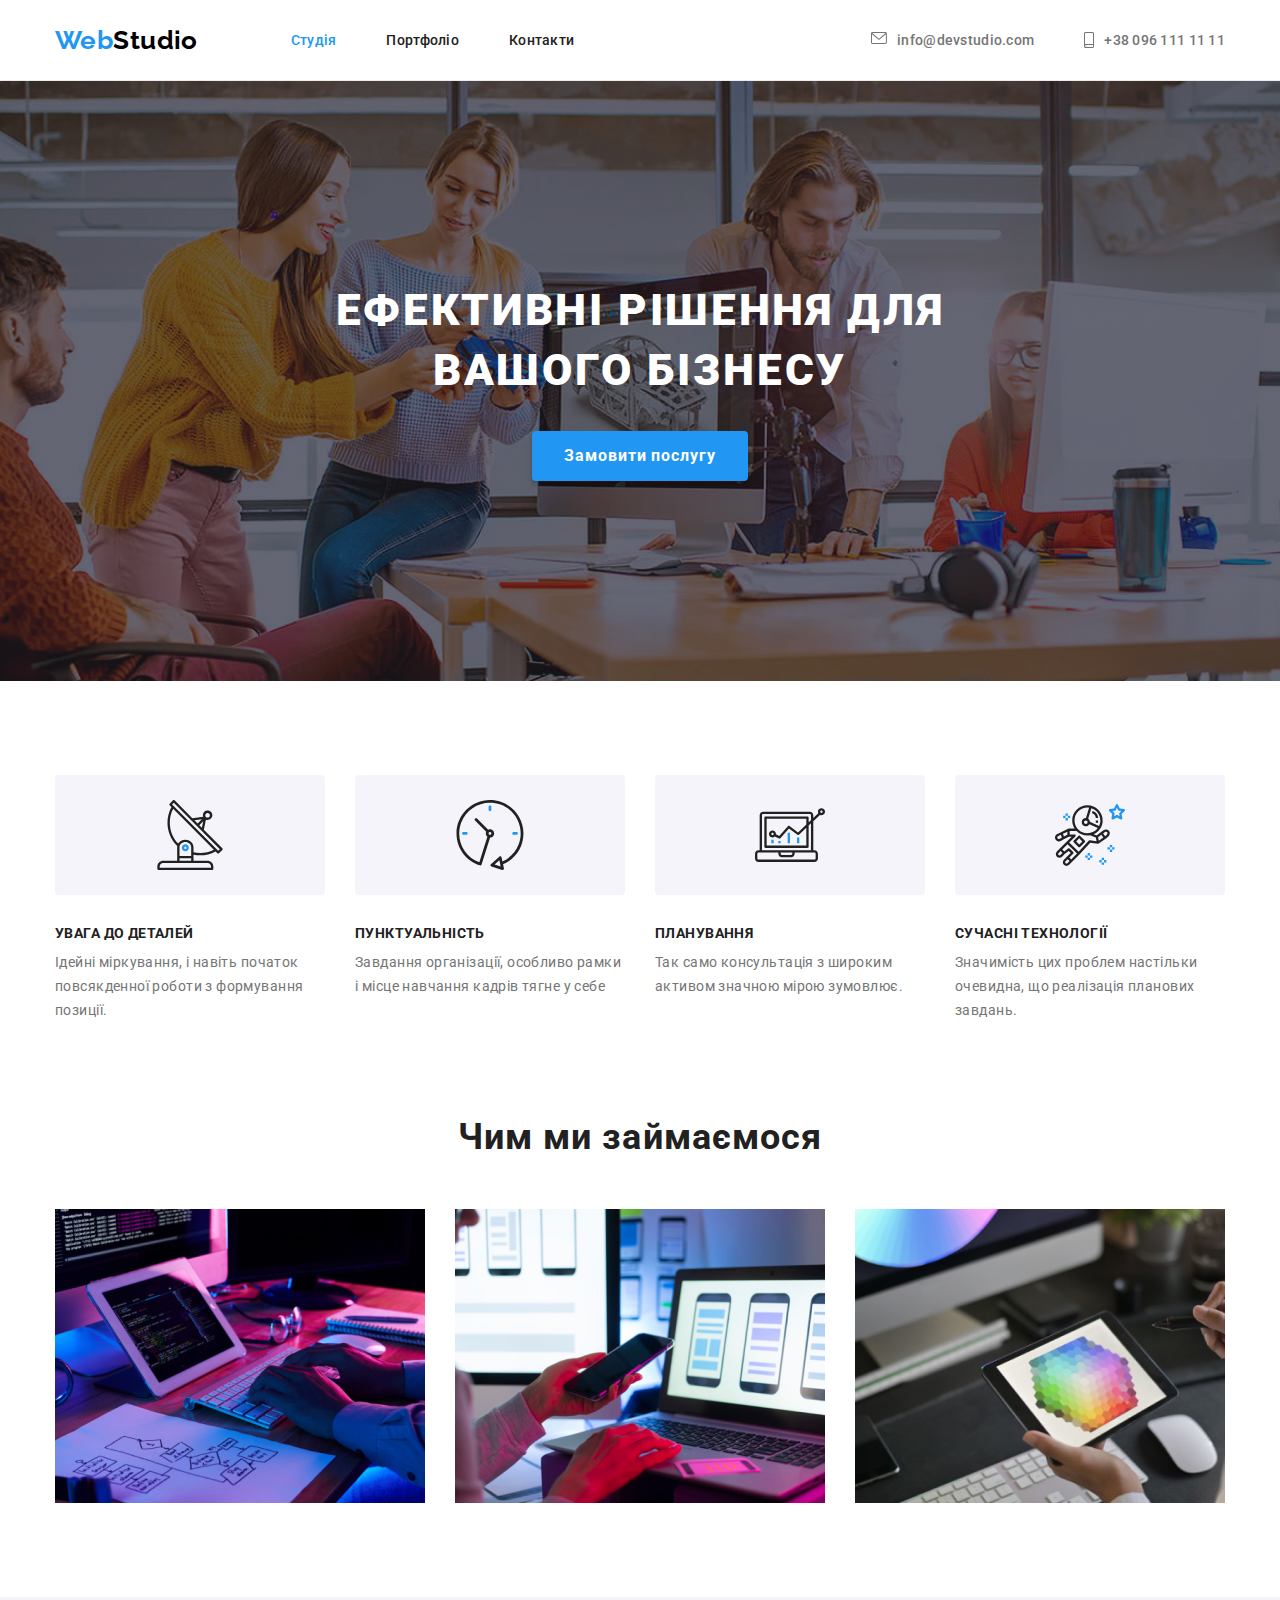
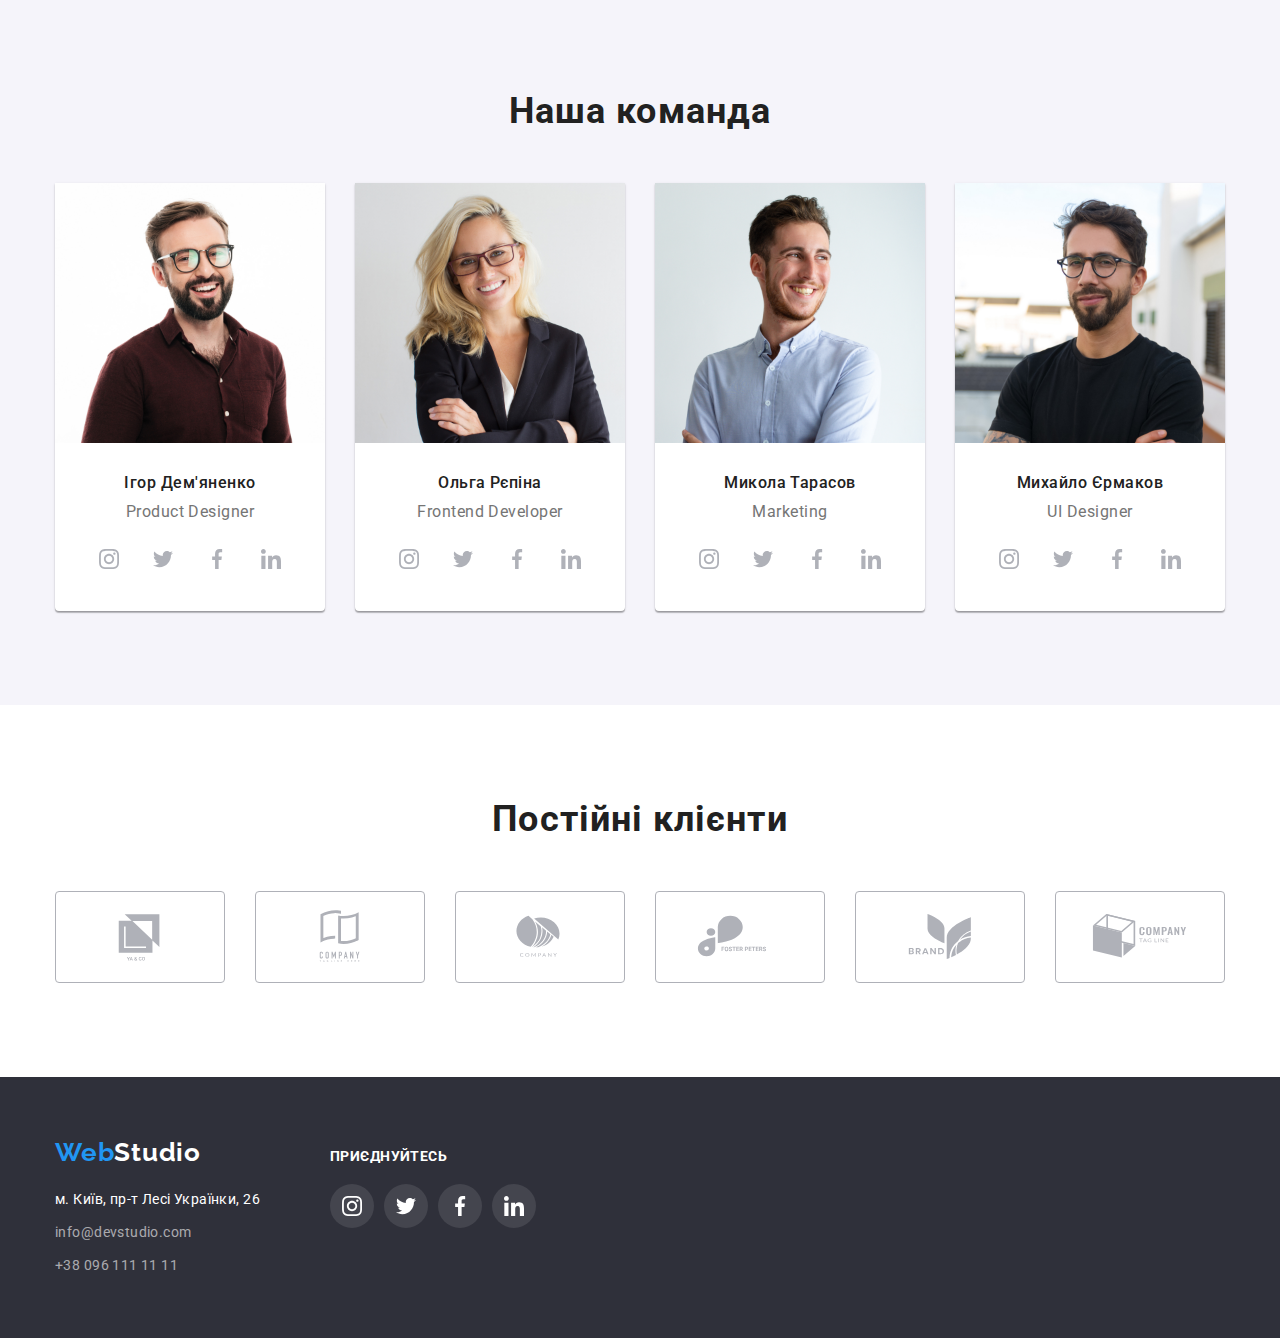
<file: index.html>
<!DOCTYPE html>
<html lang="uk">
  <head>
    <meta charset="UTF-8" />
    <meta http-equiv="X-UA-Compatible" content="IE=edge" />
    <meta name="viewport" content="width=device-width, initial-scale=1.0" />
    <title>Document</title>
    <link rel="preconnect" href="https://fonts.googleapis.com" />
    <link rel="preconnect" href="https://fonts.gstatic.com" crossorigin />
    <link
      href="https://fonts.googleapis.com/css2?family=Raleway:wght@700&family=Roboto:wght@400;500;700;900&display=swap"
      rel="stylesheet" />
    <link
      rel="stylesheet"
      href="https://cdnjs.cloudflare.com/ajax/libs/modern-normalize/1.0.0/modern-normalize.min.css" />
    <link rel="stylesheet" href="./css/styles.css" />
  </head>
  <body>
    <!--Header-->
    <header class="header-site">
      <div class="container mine-nav">
        <nav class="nav-header">
          <a class="logo link" lang="en" href="./index.html"
            ><span class="web">Web</span>Studio</a
          >
          <ul class="site-nav list">
            <li class="item">
              <a class="link current" href="./index.html">Студія</a>
            </li>
            <li class="item">
              <a class="link" href="./portfolio.html">Портфоліо</a>
            </li>
            <li class="item">
              <a class="link" href="./index.html">Контакти</a>
            </li>
          </ul>
        </nav>
        <ul class="site-contacts list">
          <li class="item">
            <a class="contact -item-icon link" href="mailto:info@devstudio.com">
              <svg class="mailo-icon">
                <use href="./images/symbol-defs.svg#icon-konvert"></use>
              </svg>
              info@devstudio.com</a
            >
          </li>
          <li class="item">
            <a class="contact-item-icon link" href="tel:+380961111111">
              <svg class="tel-icon">
                <use href="./images/symbol-defs.svg#icon-smartphone"></use>
              </svg>
              +38 096 111 11 11</a
            >
          </li>
        </ul>
      </div>
    </header>
    <!-- MAIN -->
    <main>
      <!--Hiro-->
      <section class="hero owerlay">
        <div class="container">
          <h1 class="title-hero">Ефективні рішення для вашого бізнесу</h1>
          <button type="button" class="button-hero">Замовити послугу</button>
        </div>
      </section>
      <!--Section 2-->
      <section class="section benefits">
        <div class="container">
          <h2 class="visually-hidden">Наші переваги</h2>
          <ul class="benefits-item list">
            <li class="item">
              <div class="icon-item">
                <svg class="item-picture">
                  <use href="./images/symbol-defs.svg#icon-antenna"></use>
                </svg>
              </div>
              <h3 class="title-three">УВАГА ДО ДЕТАЛЕЙ</h3>
              <p class="text">
                Ідейні міркування, і навіть початок повсякденної роботи з
                формування позиції.
              </p>
            </li>
            <li class="item">
              <div class="icon-item">
                <svg class="item-picture">
                  <use href="./images/symbol-defs.svg#icon-clock"></use>
                </svg>
              </div>
              <h3 class="title-three">ПУНКТУАЛЬНІСТЬ</h3>
              <p class="text">
                Завдання організації, особливо рамки і місце навчання кадрів
                тягне у себе
              </p>
            </li>
            <li class="item">
              <div class="icon-item">
                <svg class="item-picture">
                  <use href="./images/symbol-defs.svg#icon-diagram"></use>
                </svg>
              </div>
              <h3 class="title-three">ПЛАНУВАННЯ</h3>
              <p class="text">
                Так само консультація з широким активом значною мірою зумовлює.
              </p>
            </li>
            <li class="item">
              <div class="icon-item">
                <svg class="item-picture">
                  <use href="./images/symbol-defs.svg#icon-astronaut"></use>
                </svg>
              </div>
              <h3 class="title-three">СУЧАСНІ ТЕХНОЛОГІЇ</h3>
              <p class="text">
                Значимість цих проблем настільки очевидна, що реалізація
                планових завдань.
              </p>
            </li>
          </ul>
        </div>
      </section>
      <!--Section 3-->
      <section class="section images padding">
        <div class="container">
          <h2 class="section-title">Чим ми займаємося</h2>
          <ul class="ofers-item list">
            <li class="item">
              <img src="./images/galery1.jpg" alt="Computer" width="370" />
            </li>
            <li class="item">
              <img src="./images/galery2.jpg" alt="Phone" width="370" />
            </li>
            <li class="item">
              <img src="./images/galery3.jpg" alt="Tablet" width="370" />
            </li>
          </ul>
        </div>
      </section>
      <!--Section 4-->
      <section class="section team padding">
        <div class="container">
          <h2 class="section-title">Наша команда</h2>
          <ul class="team-item list">
           <li class="team-card">
              <div class="team-thumb">
              <img
                  src="./images/about1.jpg"
                  alt="Ігор Дем'яненко"
                  width="270" />
              </div>
              <div class="team-content">
              <h3 class="title-name">Ігор Дем'яненко</h3>
                <p lang="en" class="team-text">Product Designer</p>
          
                <!--I C O N-Social-->
                <ul class="social-team list">
                <li class="icon-social">
                  <a href="#" class="link-icon">
                  <svg class="icon-team">
                    <use href="./images/symbol-defs.svg#icon-instagram-2"></use>
                  </svg>
                  </a>
            </li>
            <li class="icon-social">
              <a href="#" class="link-icon">
                <svg class="icon-team">
                  <use href="./images/symbol-defs.svg#icon-twitter-1"></use>
                </svg>
              </a>
            </li>
             <li class="icon-social">
              <a href="#" class="link-icon">
                <svg class="icon-team">
                  <use href="./images/symbol-defs.svg#icon-facebook-1"></use>
                </svg>
              </a>
             </li>
             <li class="icon-social">
              <a href="#" class="link-icon">
                <svg class="icon-team">
                  <use href="./images/symbol-defs.svg#icon-linkedin-1"></use>
                </svg>
                </a>
             </li>
          </div>
      </li>
       <li class="team-card">
              <div class="team-thumb">
                <img src="./images/about2.jpg" alt="Ольга Рєпіна" width="270" />
              </div>

              <div class="team-content">
                <h3 class="title-name">Ольга Рєпіна</h3>
                <p lang="en" class="team-text">Frontend Developer</p>
                <!-- I C O N-Social -->
                <ul class="social-team list">
                  <li class="icon-social">
                    <a href="#" class="link-icon">
                      <svg class="icon-team">
                        <use href="./images/symbol-defs.svg#icon-instagram-2"></use>
                      </svg>
                    </a>
                  </li>
                  <li class="icon-social">
                    <a href="#" class="link-icon">
                      <svg class="icon-team">
                        <use href="./images/symbol-defs.svg#icon-twitter-1"></use>
                      </svg>
                    </a>
                  </li>
                  <li class="icon-social">
                    <a href="#" class="link-icon">
                      <svg class="icon-team">
                        <use href="./images/symbol-defs.svg#icon-facebook-1"></use>
                      </svg>
                    </a>
                  </li>
                  <li class="icon-social">
                    <a href="#" class="link-icon">
                      <svg class="icon-team">
                        <use href="./images/symbol-defs.svg#icon-linkedin-1"></use>
                      </svg>
                    </a>
                  </li>
                </ul>
              </div>
              </li>
            <li class="team-card">
              <div class="team-thumb">
                <img
                  src="./images/about3.jpg"
                  alt="Микола Тарасов"
                  width="270"
                />
              </div>
               <div class="team-content">
                <h3 class="title-name">Микола Тарасов</h3>
                <p lang="en" class="team-text">Marketing</p>
                 <!-- I C O N-Social -->
                <ul class="social-team list">
                  <li class="icon-social">
                    <a href="#" class="link-icon">
                      <svg class="icon-team">
                        <use href="./images/symbol-defs.svg#icon-instagram-2"></use>
                      </svg>
                    </a>
                  </li>
                  <li class="icon-social">
                    <a href="#" class="link-icon">
                      <svg class="icon-team">
                        <use href="./images/symbol-defs.svg#icon-twitter-1"></use>
                      </svg>
                    </a>
                  </li>
                  <li class="icon-social">
                    <a href="#" class="link-icon">
                      <svg class="icon-team">
                        <use href="./images/symbol-defs.svg#icon-facebook-1"></use>
                      </svg>
                    </a>
                  </li>
                  <li class="icon-social">
                    <a href="#" class="link-icon">
                      <svg class="icon-team">
                        <use href="./images/symbol-defs.svg#icon-linkedin-1"></use>
                      </svg>
                    </a>
                  </li>
                </ul>
              </div>
            </li>
            <li class="team-card">
              <div class="team-thumb">
                <img
                  src="./images/about4.jpg"
                  alt="Михайло Єрмаков"
                  width="270"
                />
              </div>

              <div class="team-content">
                <h3 class="title-name">Михайло Єрмаков</h3>
                <p lang="en" class="team-text">UI Designer</p>

                <!-- I C O N-Social -->
                <ul class="social-team list">
                  <li class="icon-social">
                    <a href="#" class="link-icon">
                      <svg class="icon-team">
                        <use href="./images/symbol-defs.svg#icon-instagram-2"></use>
                      </svg>
                    </a>
                  </li>
                  <li class="icon-social">
                    <a href="#" class="link-icon">
                      <svg class="icon-team">
                        <use href="./images/symbol-defs.svg#icon-twitter-1"></use>
                      </svg>
                    </a>
                  </li>
                  <li class="icon-social">
                    <a href="#" class="link-icon">
                      <svg class="icon-team">
                        <use href="./images/symbol-defs.svg#icon-facebook-1"></use>
                      </svg>
                    </a>
                  </li>
                  <li class="icon-social">
                    <a href="#" class="link-icon">
                      <svg class="icon-team">
                        <use href="./images/symbol-defs.svg#icon-linkedin-1"></use>
                      </svg>
                      
                    </a>
                    </li>
                </ul>
                </ul>
              </div>
              </li>
        </section>
       <!-- Section regular customers -->
      <section class="section padding">
        <div class="container">
        <h2 class="section-title">Постійні клієнти</h2>
          <ul class="compani-item list">
            <li class="item-icon">
              <a href="#" class="icon-compani">
                <svg class="compani">
                  <use href="./images/symbol-defs.svg#icon-Client-1"></use>
                </svg>
              </a>
            </li>
            <li class="item-icon">
              <a href="#" class="icon-compani">
                <svg class="compani">
                  <use href="./images/symbol-defs.svg#icon-Client-2"></use>
                </svg>
              </a>
            </li>
            <li class="item-icon">
              <a href="#" class="icon-compani">
                <svg class="compani">
                  <use href="./images/symbol-defs.svg#icon-Client-3"></use>
                </svg>
              </a>
            </li>
            <li class="item-icon">
              <a href="#" class="icon-compani">
                <svg class="compani">
                  <use href="./images/symbol-defs.svg#icon-Client-4"></use>
                </svg>
              </a>
            </li>
            <li class="item-icon">
              <a href="#" class="icon-compani">
                <svg class="compani">
                  <use href="./images/symbol-defs.svg#icon-Client-5"></use>
                </svg>
              </a>
            </li>
            <li class="item-icon">
              <a href="#" class="icon-compani">
                <svg class="compani">
                  <use href="./images/symbol-defs.svg#icon-Client-6"></use>
                </svg>
              </a>
            </li>
          </ul>
        </div>
      </section>
    </main>
    <!-- FOOTER -->
    <footer class="footer-info">
      <div class="container main-footer">
        <div class="logo-info">
          <a lang="en" href="./index.html" class="logo-footer link"
            ><span class="footer-logo">Web</span>Studio</a>

            <address class="add-full">
            <ul class="footer-contakt list">
              <li class="item">
                <a class="footer-adr link"
                  href="https://goo.gl/maps/CPtrU1FHBa2aNyZL9"
                  target="_blank"
                  rel="noopener noreferrer nofollow"
                  >м. Київ, пр-т Лесі Українки, 26</a>
              </li>
                  
              <li class="item">
                <a
                  class="footer-person link"
                  href="mailto:info@devstudio.com"
                  >info@devstudio.com</a>
              </li>
              <li class="item">
                <a
                  class="footer-person link"
                  href="tel:+380961111111"
                  >+38 096 111 11 11</a>
                </li>
            </ul>
          </address>
        </div>
        <!-- Footer social -->
          <div class="footer-social">
          <p class="footer-title">приєднуйтесь</p>
          <ul class="footer-style list">
            <li class="link-social">
              <a href="#" class="link-icon-footer">
                <svg class="icon-footer">
                  <use href="./images/symbol-defs.svg#icon-instagram-2"></use>
                </svg>
              </a>
            </li>
            <li class="link-social">
              <a href="#" class="link-icon-footer">
                <svg class="icon-footer">
                  <use href="./images/symbol-defs.svg#icon-twitter-1"></use>
                </svg>
              </a>
            </li>
            <li class="link-social">
              <a href="#" class="link-icon-footer">
                <svg class="icon-footer">
                  <use href="./images/symbol-defs.svg#icon-facebook-1"></use>
                </svg>
              </a>
            </li>
            <li class="link-social">
              <a href="#" class="link-icon-footer">
                <svg class="icon-footer">
                  <use href="./images/symbol-defs.svg#icon-linkedin-1"></use>
                </svg>
              </a>
            </li>
          </ul>
          </div>
      </div>
    </footer>
  </body>
</html>
</file>
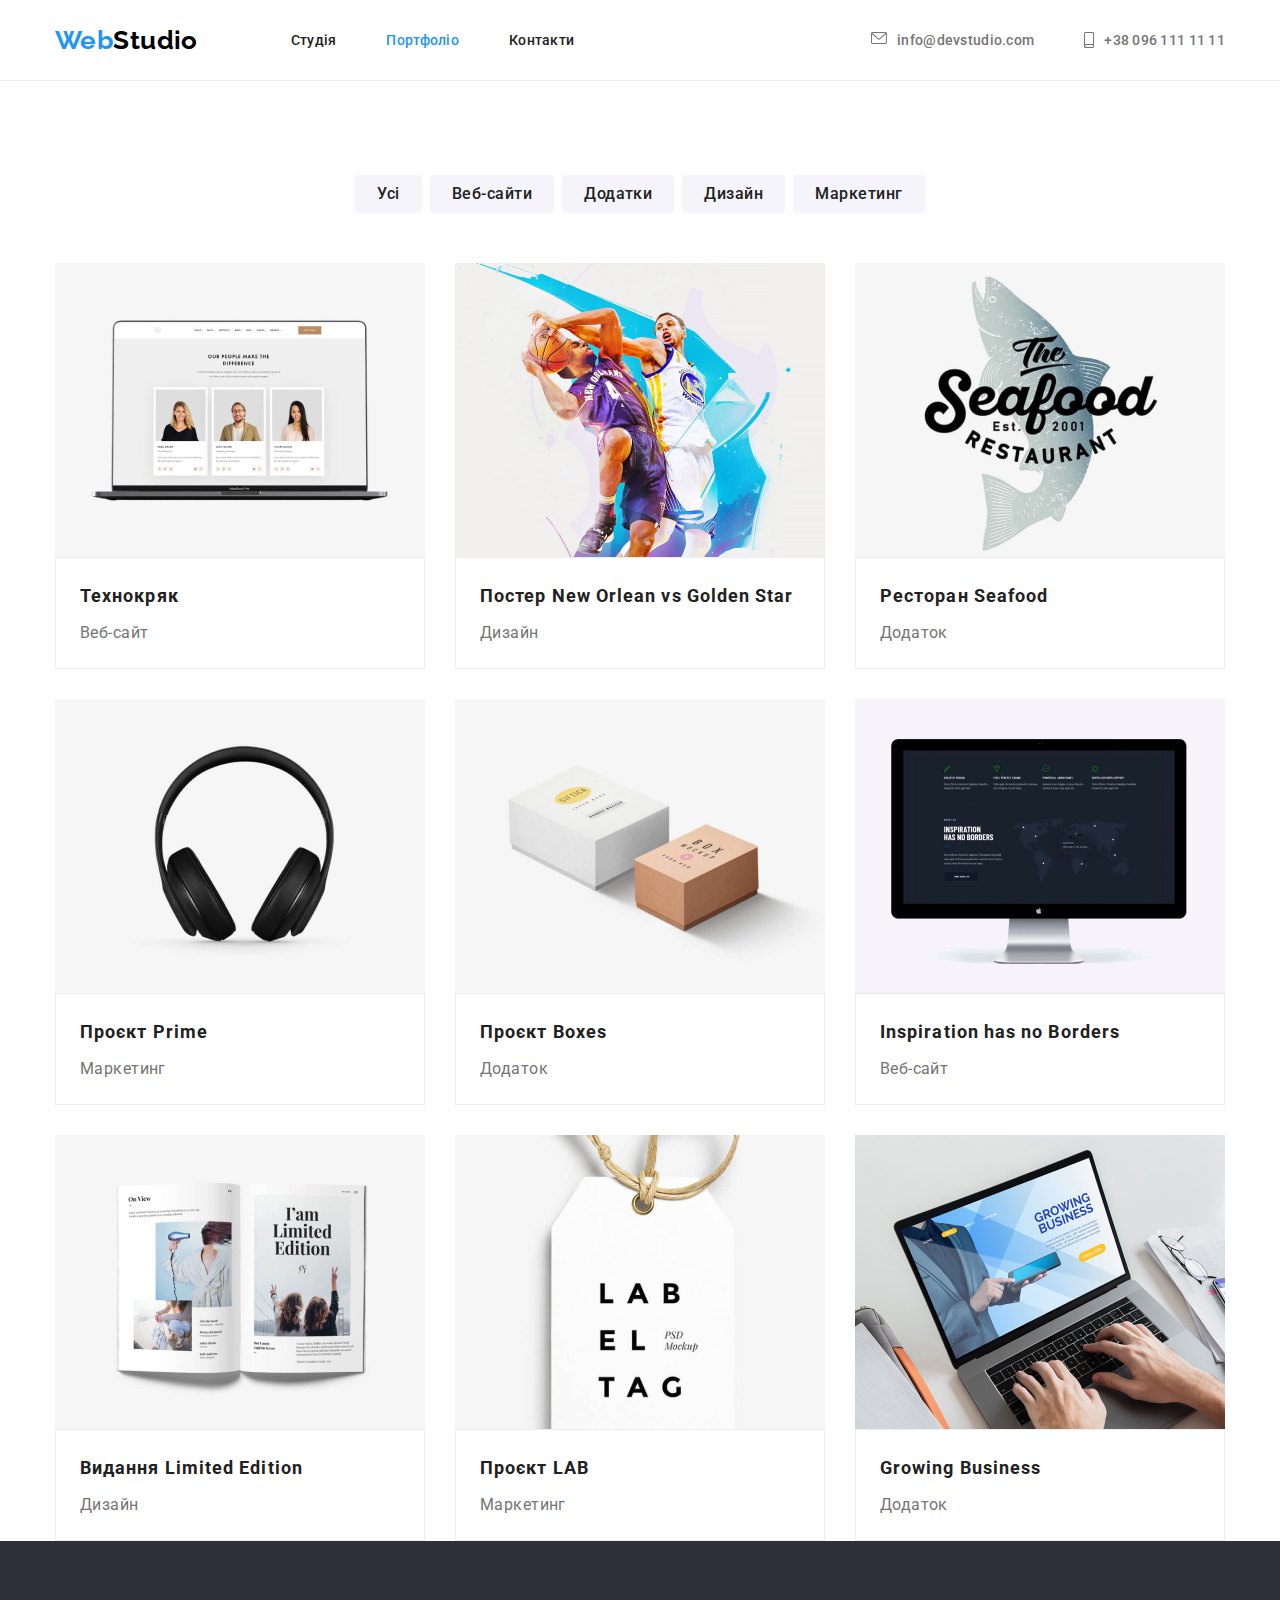
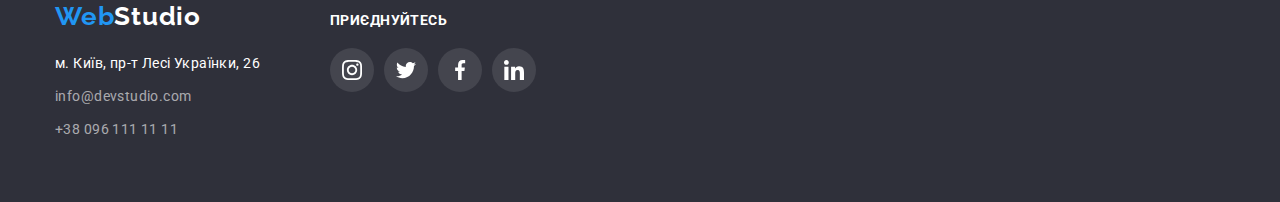
<file: portfolio.html>
<!DOCTYPE html>
<html lang="en">
  <head>
    <meta charset="UTF-8" />
    <meta http-equiv="X-UA-Compatible" content="IE=edge" />
    <meta name="viewport" content="width=device-width, initial-scale=1.0" />
    <title>WebStudio</title>
    <link rel="preconnect" href="https://fonts.googleapis.com" />
    <link rel="preconnect" href="https://fonts.gstatic.com" crossorigin />
    <link
      href="https://fonts.googleapis.com/css2?family=Raleway:wght@700&family=Roboto:wght@400;500;700;900&display=swap"
      rel="stylesheet" />
    <link rel="stylesheet" href="./css/styles.css" />
     <link
      rel="stylesheet"
      href="https://cdn.jsdelivr.net/npm/modern-normalize@1.1.0/modern-normalize.min.css"
    />
    <link rel="stylesheet" href="./css/styles.css" />
  </head>
  <body>
<!--Header-->
    <header class="header-site">
      <div class="container mine-nav">
      <nav class="nav-header">
        <a class="logo link" lang="en" href="./index.html"
          ><span class="web">Web</span>Studio</a>
        
        <ul class="site-nav list">
          <li><a class="link" href="./index.html">Студія</a></li>
          <li><a class="link current" href="./portfolio.html">Портфоліо</a></li>
          <li><a class="link" href="">Контакти</a></li>
        </ul>
      </nav>
      <ul class="site-contacts list">
          <li class="item">
            <a class="contact -item-icon link" href="mailto:info@devstudio.com">
              <svg class="mailo-icon">
                <use href="./images/symbol-defs.svg#icon-konvert"></use>
              </svg>
              info@devstudio.com</a
            >
          </li>
          <li class="item">
            <a class="contact-item-icon link" href="tel:+380961111111">
              <svg class="tel-icon">
                <use href="./images/symbol-defs.svg#icon-smartphone"></use>
              </svg>
              +38 096 111 11 11</a>
          </li>
      </ul>
    </header>
    <!--MAIN-->
    <main>
        <!--Section 1-->
      <section class="section">
        <h1 class="visually-hidden">Portfolio</h1>
        <div class="container">
        <ul class="button list">
          <li><button type="button" class="button-card">Усі</button></li>
          <li><button type="button" class="button-card">Веб-сайти</button></li>
          <li><button type="button" class="button-card">Додатки</button></li>
          <li><button type="button" class="button-card">Дизайн</button></li>
          <li><button type="button" class="button-card">Маркетинг</button></li>
        </ul>
        <!--<div class= "container">-->
        <ul class="boxes list">
          <li class="boxes-top">
            <a href="#" class="boxes-card link">
              <img src="./images/Website.jpg" alt= "Technokrat" width="370" />
              <div class="card-content">
              <h2 class="boxes-title">Технокряк</h2>
              <p class="boxes-text">Веб-сайт</p>
              </div>
            </a>
          </li>
          <li class="boxes-top">
            <a href="#" class="boxes-card link">
              <img src="./images/Star.jpg" alt="Poster" width="370" />
              <div class="card-content">
              <h2 class="boxes-title">Постер New Orlean vs Golden Star</h2>
              <p class="boxes-text">Дизайн</p>
              </div>
            </a>
          </li>
          <li class="boxes-top">
            <a href="#" class="boxes-card link">
              <img src="./images/Restaurant.jpg" alt="Restaurant" width="370" />
              <div class="card-content">
              <h2 class="boxes-title">Ресторан Seafood</h2>
              <p class="boxes-text">Додаток</p>
              </div>
            </a>
          </li>
          <li class="boxes-top">
            <a href="#" class="boxes-card link">
              <img src="./images/Prime.jpg" alt="Headphone" width="370" />
              <div class="card-content">
              <h2 class="boxes-title">Проєкт Prime</h2>
              <p class="boxes-text">Маркетинг</p>
              </div>
            </a>
          </li>
          <li class="boxes-top">
            <a href="#" class="boxes-card link">
              <img src="./images/Boxes.jpg" alt="Box" width="370" />
              <div class="card-content">
              <h2 class="boxes-title">Проєкт Boxes</h2>
              <p class="boxes-text">Додаток</p>
              </div>
            </a>
          </li>
          <li class="boxes-top">
            <a href="#" class="boxes-card link">
              <img src="./images/Borders.jpg" alt="Computer" width="370" />
              <div class="card-content">
              <h2 class="boxes-title">Inspiration has no Borders</h2>
              <p class="boxes-text">Веб-сайт</p>
              </div>
            </a>
          </li>
          <li class="boxes-top">
            <a href="#" class="boxes-card link">
              <img src="./images/Limited.jpg" alt="Edition" width="370" />
              <div class="card-content">
              <h2 class="boxes-title">Видання Limited Edition</h2>
              <p class="boxes-text">Дизайн</p>
              </div>
            </a>
          </li>
          <li class="boxes-top">
            <a href="#" class="boxes-card link">
              <img src="./images/LAB.jpg" alt="Labet" width="370" />
              <div class="card-content">
              <h2 class="boxes-title">Проєкт LAB</h2>
              <p class="boxes-text">Маркетинг</p>
              </div>
            </a>
          </li>
          <li class="boxes-top">
            <a href="#" class="boxes-card link">
              <img src="./images/Business.jpg" alt="Laptop" width="370" />
              <div class="card-content">
              <h2 class="boxes-title">Growing Business</h2>
              <p class="boxes-text">Додаток</p>
              </div>
            </a>
          </li>
        </ul>
        </div>

      </section>
    </main>
    <!-- FOOTER -->
    <footer class="footer-info">
      <div class="container main-footer">
        <div class="logo-info">
          <a lang="en" href="./index.html" class="logo-footer link"
            ><span class="footer-logo">Web</span>Studio</a
          >

          <address class="add-full">
            <ul class="footer-contakt list">
              <li class="item">
                <a
                  class="footer-adr link"
                  href="https://goo.gl/maps/CPtrU1FHBa2aNyZL9"
                  target="_blank"
                  rel="noopener noreferrer nofollow"
                  >м. Київ, пр-т Лесі Українки, 26</a
                >
              </li>

              <li class="item">
                <a class="footer-person link" href="mailto:info@devstudio.com"
                  >info@devstudio.com</a
                >
              </li>
              <li class="item">
                <a class="footer-person link" href="tel:+380961111111"
                  >+38 096 111 11 11</a
                >
              </li>
            </ul>
          </address>
        </div>
        <!-- Footer social -->
        <div class="footer-social">
          <p class="footer-title">приєднуйтесь</p>
          <ul class="footer-style list">
            <li class="link-social">
              <a href="#" class="link-icon-footer">
                <svg class="icon-footer">
                  <use href="./images/symbol-defs.svg#icon-instagram-2"></use>
                </svg>
              </a>
            </li>
            <li class="link-social">
              <a href="#" class="link-icon-footer">
                <svg class="icon-footer">
                  <use href="./images/symbol-defs.svg#icon-twitter-1"></use>
                </svg>
              </a>
            </li>
            <li class="link-social">
              <a href="#" class="link-icon-footer">
                <svg class="icon-footer">
                  <use href="./images/symbol-defs.svg#icon-facebook-1"></use>
                </svg>
              </a>
            </li>
            <li class="link-social">
              <a href="#" class="link-icon-footer">
                <svg class="icon-footer">
                  <use href="./images/symbol-defs.svg#icon-linkedin-1"></use>
                </svg>
              </a>
            </li>
          </ul>
        </div>
      </div>
    </footer>
  </body>
</html>
</file>
<file: css/styles.css>
.visually-hidden {
    position: absolute;
    width: 1px;
    height: 1px;
    margin: -1px;
    border: 0;
    padding: 0;

    white-space: nowrap;
    clip-path: inset(100%);
    clip: rect(0 0 0 0);
    overflow: hidden;
}

:root {
    /* color */
    --one-text-color: #212121;
    --second-text-color: #757575;
    --one-backgraund-color: #ffffff;
    --second-backgraund-color: #f5f4fa;
    --hero-bcg: #2f303a;
    --akcent-color: #2196f3;
    --second-akcent-color: #ffffff;
    --card-bcg: #eeeeee;
    --logo-color: #000000;
    --icon-color: #afb1b8;
    /* font */
    --one-font-family: "Roboto", sans-serif;
    --logo-font-style: "Raleway", sans-serif;
    /* shadow */
    --card-shadow: 0px 1px 3px rgba(0, 0, 0, 0.12),
        0px 1px 1px rgba(0, 0, 0, 0.14), 0px 2px 1px rgba(0, 0, 0, 0.2);
}

body {
    font-family: var(--one-font-family);
    color: var(--one-text-color);
    font-size: 14px;
    letter-spacing: 0.03em;
    background-color: var(--one-backgraund-color);
}

/* Утіліти */
.list {
    list-style: none;
    padding-left: 0;
    margin: 0;
}

.link {
    text-decoration: none;
}

h1,
h2,
h3,
h4,
h5,
h6,
p,
ul {
    margin: 0;
    padding-left: 0;
}

img {
    display: block;
    max-width: 100%;
    height: auto;
}

.container {
    width: 1200px;
    margin: 0 auto;
    padding: 0 15px;
}

.section {
    padding-top: 94px;
}

.padding {
    padding-bottom: 94px;
}

/* HEADER */
.header-site {
    border-bottom: 1px solid #ececec;
}

.nav-header {
    display: flex;
    align-items: center;
}

.container.mine-nav {
    display: flex;
    align-items: center;
}

.logo {
    align-items: center;

    font-family: var(--logo-font-style);
    font-weight: 700;
    font-size: 26px;
    line-height: 1.192;
    color: var(--logo-color);
}

.web {
    color: var(--akcent-color);
}

.site-nav {
    display: flex;
    padding-top: 32px;
    padding-bottom: 32px;
    margin-left: 93px;
    gap: 50px;
}

.site-contacts {
    display: flex;
    margin-left: auto;
    align-items: center;
    gap: 50px;
}

.site-nav .link {
    font-weight: 500;
    font-size: 14px;
    line-height: 1.142;
    letter-spacing: 0.02em;
    color: var(--one-text-color);
}

.site-nav .link:hover,
.site-nav .link:focus {
    color: var(--akcent-color);
}

.site-nav>.item:not(:last-child) {
    gap: 50px;
}

.site-contacts>.item:not(:last-child) {
    gap: 50px;
}

a.link.current {
    color: var(--akcent-color);
}

.site-contacts .link {
    font-weight: 500;
    font-size: 14px;
    display: flex;
    line-height: 1.142;
    letter-spacing: 0.02em;
    color: var(--second-text-color);
}

.site-contacts .link:hover,
.site-contacts .link:focus {
    color: var(--akcent-color);
}

.mailo-icon {
    margin-right: 10px;
    width: 16px;
    height: 12px;
    fill: currentColor;
}

.tel-icon {
    margin-right: 10px;
    width: 10px;
    height: 16px;
    fill: currentColor;
}

.contact-item-icon {
    display: flex;
    align-items: center;
}

/* Hero  */
.hero {
    background-color: var(--hero-bcg);
    text-align: center;
}

.owerlay {
    max-width: 1600px;
    height: 600px;
    margin: 0 auto;
    padding-top: 200px;
    padding-bottom: 200px;
    background-image: linear-gradient(to right,
            rgba(47, 48, 58, 0.4),
            rgba(47, 48, 58, 0.4)),
        url(../images/Img.jpg);
    background-repeat: no-repeat;
    background-position: center;
    background-size: cover;
}

.title-hero {
    width: 696px;
    margin: 0 auto;
    margin-bottom: 30px;
    font-weight: 900;
    font-size: 44px;
    line-height: 1.363;
    letter-spacing: 0.06em;
    text-transform: uppercase;
    color: var(--second-akcent-color);
}

.button-hero {
    margin-bottom: 0;
    text-align: center;
    min-width: 216px;
    padding: 10px 32px;
    border-radius: 4px;
    font-family: inherit;
    font-weight: 700;
    font-size: 16px;
    line-height: 1.875;
    letter-spacing: 0.06em;
    color: var(--second-akcent-color);
    background-color: var(--akcent-color);
    cursor: pointer;
    border: none;
    box-shadow: 0px 4px 4px rgba(0, 0, 0, 0.15);
}

.benefits-item {
    display: flex;
}

.icon-item {
    display: inline-flex;
    justify-content: center;
    align-items: center;

    width: 270px;
    height: 120px;
    margin: 0;
    background-color: var(--second-backgraund-color);
    border-radius: 4px;
}

.item-picture {
    width: 70px;
    height: 70px;
}

.benefits-item .item+.item {
    margin-left: 30px;
}

.title-three {
    margin-top: 30px;
    margin-bottom: 10px;
    font-weight: 700;
    font-size: 14px;
    line-height: 1.142;
    text-transform: uppercase;
}

.text {
    line-height: 1.714;
    color: var(--second-text-color);
}

.ofers-item {
    display: flex;
}

.ofers-item>.item:not(:last-child) {
    margin-right: 30px;
}

.section-title {
    margin-bottom: 50px;
    font-weight: 700;
    font-size: 36px;
    line-height: 1.166;
    text-align: center;
    letter-spacing: 0.03em;
}

.section.team {
    background: var(--second-backgraund-color);
    padding-top: 94px;
}

.team-card {
    background-color: var(--second-akcent-color);
    box-shadow: var(--card-shadow);
    border-radius: 0px 0px 4px 4px;
}

.team-item {
    display: flex;
}

.team-item>.team-card:not(:last-child) {
    margin-right: 30px;
}

.team-content {
    padding-top: 30px;
    padding-bottom: 30px;
}

.title-name {
    margin-bottom: 10px;
    font-size: 16px;
    font-weight: 500;
    line-height: 1.187;
    text-align: center;
    letter-spacing: 0.03em;
}

.team-text {
    font-size: 16px;
    line-height: 1.187;
    text-align: center;
    letter-spacing: 0.03em;
    color: var(--second-text-color);
}

.social-team {
    display: flex;
    margin-top: 16px;
    justify-content: center;
}

.social-team>.icon-social:not(:last-child) {
    margin-right: 10px;
}

.link-icon {
    display: flex;
    justify-content: center;
    align-items: center;
    width: 44px;
    height: 44px;
    border-radius: 50%;
    color: var(--icon-color);
}

.link-icon:hover,
.link-icon:focus {
    background-color: var(--akcent-color);
    color: var(--one-backgraund-color);
}

.icon-team {
    width: 20px;
    height: 20px;
    fill: currentColor;
}

.compani-item {
    display: flex;
}

.compani-item>.item-icon:not(:last-child) {
    margin-right: 30px;
}

.icon-compani {
    display: flex;
    align-items: center;
    justify-content: center;
    width: 170px;
    height: 92px;
    border: 1px solid #afb1b8;
    border-radius: 4px;
    color: var(--icon-color);
}

.icon-compani:hover,
.icon-compani:focus {
    color: var(--akcent-color);
    border-color: var(--akcent-color);
}

.compani {
    width: 106px;
    height: 60px;
    fill: currentColor;
}

/* Footer */

.footer-info {
    background-color: var(--hero-bcg);
    padding-top: 60px;
    padding-bottom: 60px;
}

.main-footer {
    display: flex;
    align-items: baseline;
}

.footer-contakt {
    display: block;
}

.footer-contakt>.item:not(:last-child) {
    margin-bottom: 9px;
}

.logo-footer {
    font-family: var(--logo-font-style);
    font-weight: 700;
    font-size: 26px;
    line-height: 1.192;
    letter-spacing: 0.03em;
    color: var(--second-akcent-color);
}

.footer-logo {
    color: var(--akcent-color);
}

.add-full {
    margin-top: 20px;
}

.footer-adr {
    font-style: normal;
    font-size: 14px;
    line-height: 1.714;
    letter-spacing: 0.03em;
    color: #ffffff;
}

.footer-adr:hover,
.footer-adr:focus {
    color: var(--akcent-color);
}

.footer-person {
    font-style: normal;
    font-size: 14px;
    line-height: 1.714;
    letter-spacing: 0.03em;
    color: rgba(255, 255, 255, 0.6);
}

.footer-person:hover,
.footer-person:focus {
    color: var(--akcent-color);
}

.footer-social {
    margin-left: 70px;
}

.footer-style {
    display: flex;
}

.link-social:not(:last-child) {
    margin-right: 10px;
}

.footer-title {
    font-weight: 700;
    line-height: 1.142;
    text-transform: uppercase;
    color: var(--second-akcent-color);
    margin-bottom: 20px;
}

.link-social>.link-icon-footer {
    color: var(--one-backgraund-color);
    background-color: rgba(255, 255, 255, 0.1);
}

.link-icon-footer {
    display: flex;
    justify-content: center;
    align-items: center;
    width: 44px;
    height: 44px;
    border-radius: 50%;
    color: var(--icon-color);
}

.icon-footer {
    width: 20px;
    height: 20px;
    fill: currentColor;
}

.link-icon-footer:hover,
.link-icon-footer:focus {
    background-color: var(--akcent-color);
}


/* Сторінка 2 */
.button-card {
    text-align: center;
    display: inline-block;
    padding: 6px 22px;

    font-family: var(--one-font-family);
    font-weight: 500;
    font-size: 16px;
    line-height: 1.625;
    letter-spacing: 0.03em;
    color: var(--one-text-color);
    background-color: var(--second-backgraund-color);
    cursor: pointer;
    border-radius: 4px;
    border: none;
}

.button-card:hover,
.button-card:focus {
    color: var(--second-akcent-color);
    background-color: var(--akcent-color);
    box-shadow: 0px 3px 1px rgba(0, 0, 0, 0.1), 0px 1px 2px rgba(0, 0, 0, 0.08),
        0px 2px 2px rgba(0, 0, 0, 0.12);
}

.button {
    display: flex;
    justify-content: center;
    margin-bottom: 50px;
    gap: 8px;
}

.button>.item:not(:last-child) {
    margin-right: 8px;
}

.boxes {
    display: flex;
    flex-wrap: wrap;
    padding: 0;
    margin: 0;

    margin-left: -30px;
    margin-top: -30px;
}

.boxes>.boxes-top {
    flex-basis: calc(100% / 3 - 30px);
    margin-left: 30px;
    margin-top: 30px;
}

.boxes-card:hover,
.boxes-card:focus {
    box-shadow: 0px 1px 1px rgba(0, 0, 0, 0.12), 0px 4px 4px rgba(0, 0, 0, 0.06),
        1px 4px 6px rgba(0, 0, 0, 0.16);
}

.boxes-card {
    display: block;
}

.boxes-title {
    margin-bottom: 0;
    font-weight: 700;
    font-size: 18px;
    line-height: 2;
    letter-spacing: 0.06em;
    color: var(--one-text-color);
}

.boxes-text {
    margin-bottom: 0;
    margin-top: 4px;
    font-size: 16px;
    line-height: 1.875;
    color: var(--second-text-color);
}

.card-content {
    padding: 20px 24px;
    border: 1px solid #eeeeee;
}
</file>
